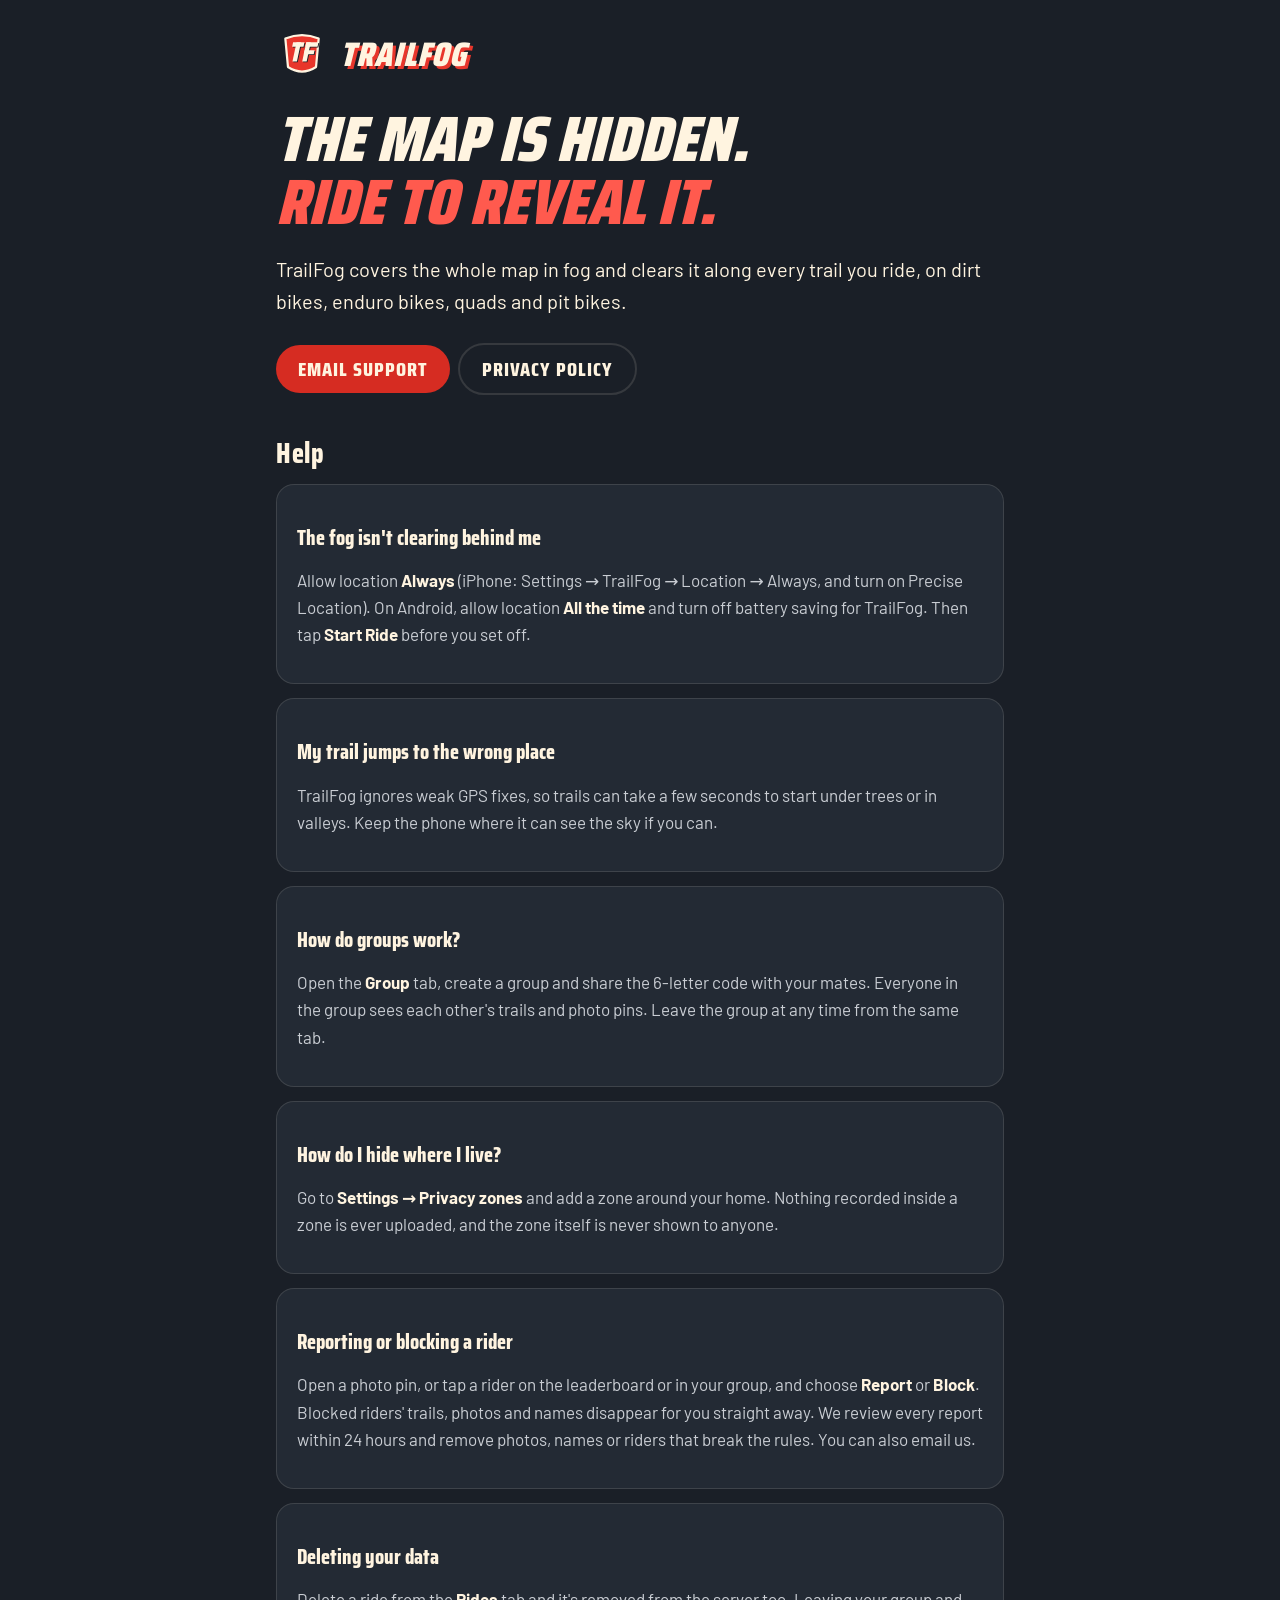
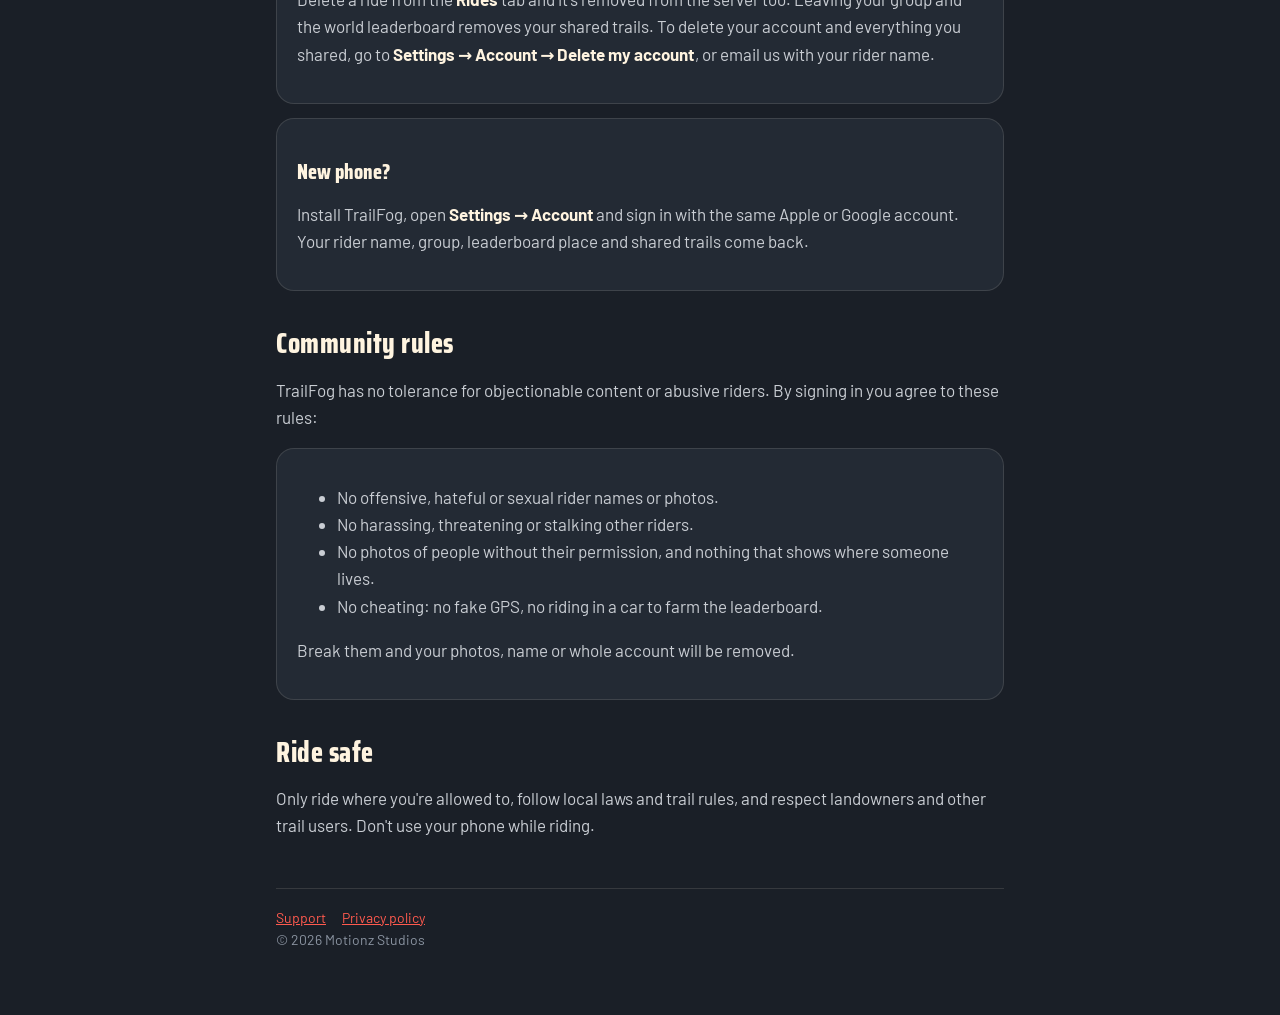
<file: index.html>
<!doctype html><html lang="en"><head><meta charset="utf-8"><meta name="viewport" content="width=device-width,initial-scale=1"><link rel="preconnect" href="https://fonts.googleapis.com"><link rel="stylesheet" href="https://fonts.googleapis.com/css2?family=Barlow:wght@400;600&family=Saira+Condensed:ital,wght@0,800;1,900&display=swap"><link rel="stylesheet" href="style.css"><link rel="icon" href="icon.png"><title>TrailFog Support</title><meta name="description" content="Help and contact for TrailFog, the fog-of-war trail map for dirt bikes and quads."></head>
<body><div class="wrap"><header><a href="./"><svg width="52" height="52" viewBox="0 0 512 512" aria-hidden="true"><path d="M92 104 Q256 34 420 104 L394 384 Q256 474 118 384 Z" fill="#E8362B" stroke="#FFF4E0" stroke-width="22" stroke-linejoin="round"/><g transform="translate(264 338) skewX(-12) translate(-256 -330)" fill="#1A1F27"><rect x="128" y="140" width="112" height="44"/><rect x="162" y="140" width="44" height="190"/><rect x="258" y="140" width="44" height="190"/><rect x="258" y="140" width="120" height="44"/><rect x="258" y="218" width="98" height="40"/></g><g transform="translate(256 330) skewX(-12) translate(-256 -330)" fill="#FFF4E0"><rect x="128" y="140" width="112" height="44"/><rect x="162" y="140" width="44" height="190"/><rect x="258" y="140" width="44" height="190"/><rect x="258" y="140" width="120" height="44"/><rect x="258" y="218" width="98" height="40"/></g></svg><span class="brand">TRAILFOG</span></a></header>
<h1>THE MAP IS HIDDEN.<br><span>RIDE TO REVEAL IT.</span></h1>
<p class="lead">TrailFog covers the whole map in fog and clears it along every trail you ride, on dirt bikes, enduro bikes, quads and pit bikes.</p>
<a class="btn" href="mailto:andystevo958@gmail.com?subject=TrailFog%20help">EMAIL SUPPORT</a><a class="btn alt" href="privacy.html">PRIVACY POLICY</a>

<h2>Help</h2>
<div class="card"><h3>The fog isn't clearing behind me</h3><p>Allow location <strong>Always</strong> (iPhone: Settings → TrailFog → Location → Always, and turn on Precise Location). On Android, allow location <strong>All the time</strong> and turn off battery saving for TrailFog. Then tap <strong>Start Ride</strong> before you set off.</p></div>
<div class="card"><h3>My trail jumps to the wrong place</h3><p>TrailFog ignores weak GPS fixes, so trails can take a few seconds to start under trees or in valleys. Keep the phone where it can see the sky if you can.</p></div>
<div class="card"><h3>How do groups work?</h3><p>Open the <strong>Group</strong> tab, create a group and share the 6-letter code with your mates. Everyone in the group sees each other's trails and photo pins. Leave the group at any time from the same tab.</p></div>
<div class="card"><h3>How do I hide where I live?</h3><p>Go to <strong>Settings → Privacy zones</strong> and add a zone around your home. Nothing recorded inside a zone is ever uploaded, and the zone itself is never shown to anyone.</p></div>
<div class="card"><h3>Reporting or blocking a rider</h3><p>Open a photo pin, or tap a rider on the leaderboard or in your group, and choose <strong>Report</strong> or <strong>Block</strong>. Blocked riders' trails, photos and names disappear for you straight away. We review every report within 24 hours and remove photos, names or riders that break the rules. You can also email us.</p></div>
<div class="card"><h3>Deleting your data</h3><p>Delete a ride from the <strong>Rides</strong> tab and it's removed from the server too. Leaving your group and the world leaderboard removes your shared trails. To delete your account and everything you shared, go to <strong>Settings → Account → Delete my account</strong>, or email us with your rider name.</p></div>

<div class="card"><h3>New phone?</h3><p>Install TrailFog, open <strong>Settings → Account</strong> and sign in with the same Apple or Google account. Your rider name, group, leaderboard place and shared trails come back.</p></div>

<h2 id="rules">Community rules</h2>
<p>TrailFog has no tolerance for objectionable content or abusive riders. By signing in you agree to these rules:</p>
<div class="card"><ul>
<li>No offensive, hateful or sexual rider names or photos.</li>
<li>No harassing, threatening or stalking other riders.</li>
<li>No photos of people without their permission, and nothing that shows where someone lives.</li>
<li>No cheating: no fake GPS, no riding in a car to farm the leaderboard.</li>
</ul><p>Break them and your photos, name or whole account will be removed.</p></div>

<h2>Ride safe</h2>
<p>Only ride where you're allowed to, follow local laws and trail rules, and respect landowners and other trail users. Don't use your phone while riding.</p>
<footer><a href="./">Support</a><a href="privacy.html">Privacy policy</a><br>© 2026 Motionz Studios</footer></div></body></html>
</file>
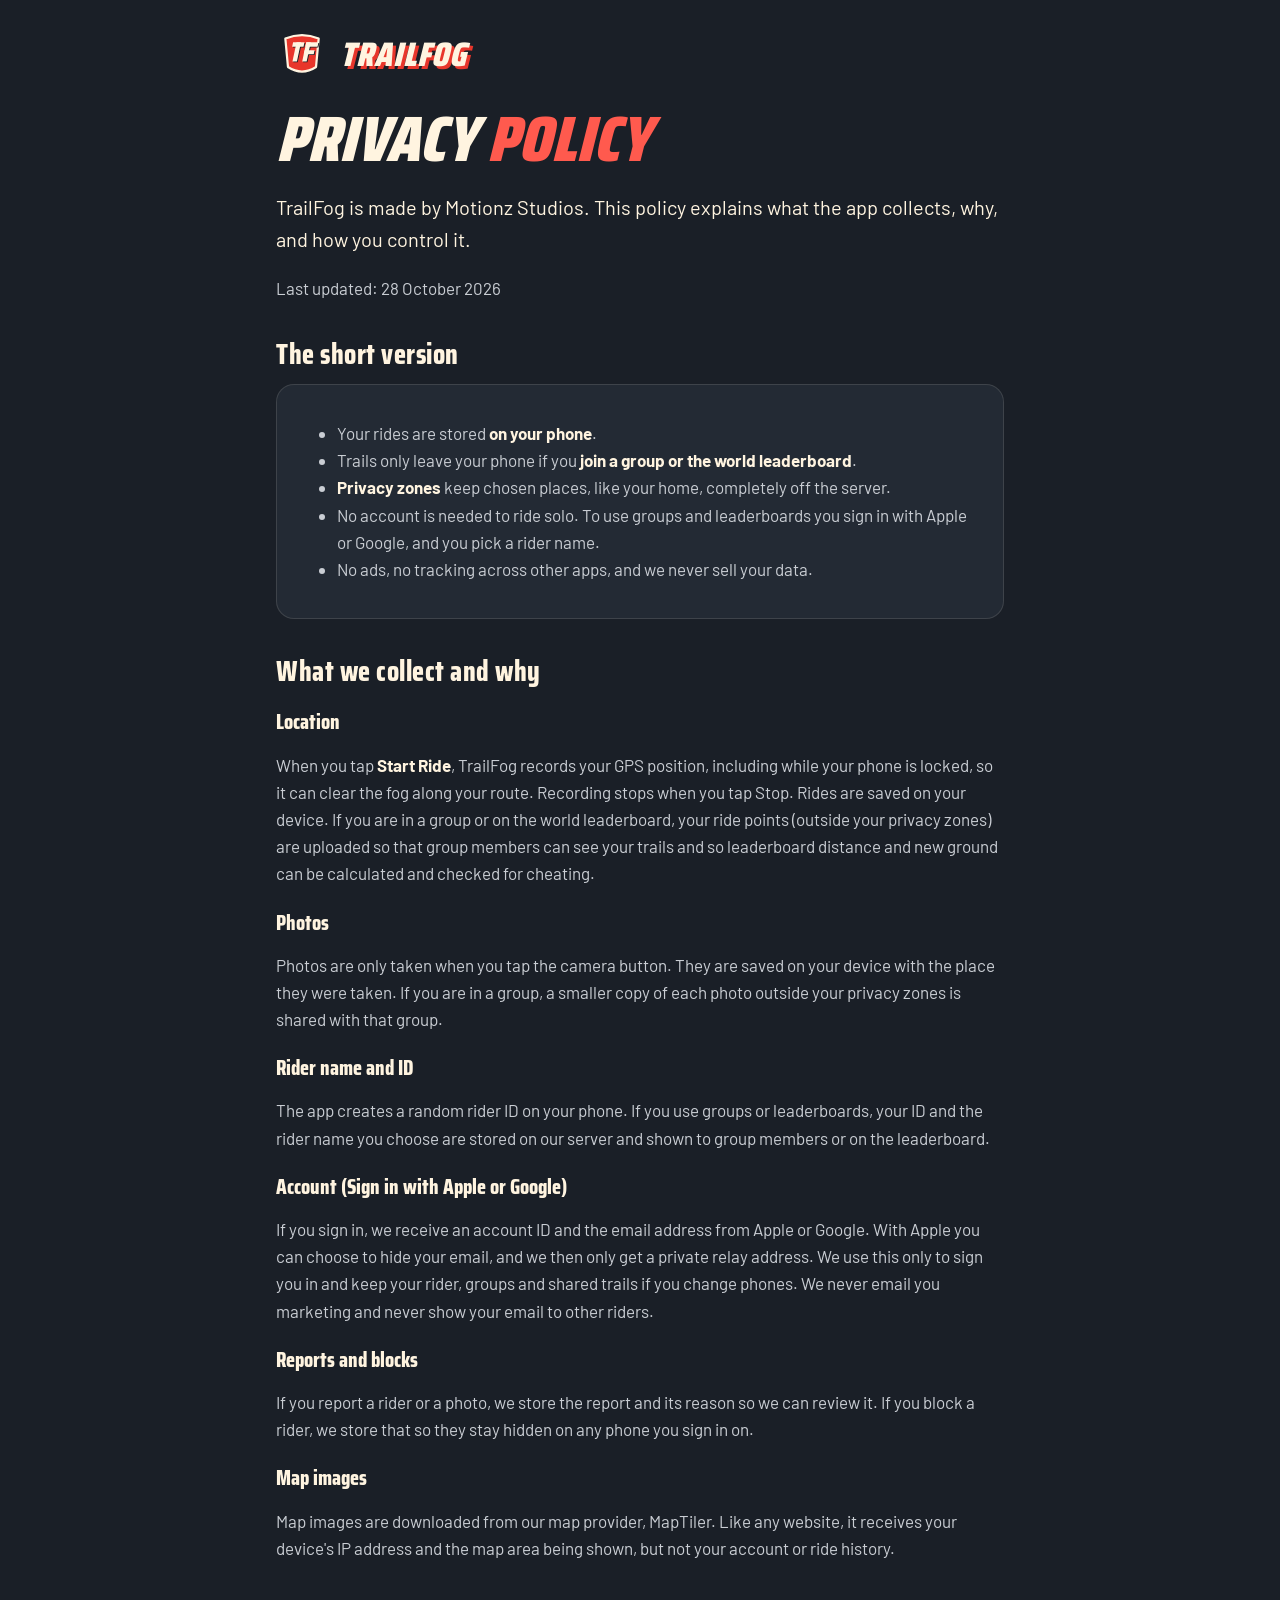
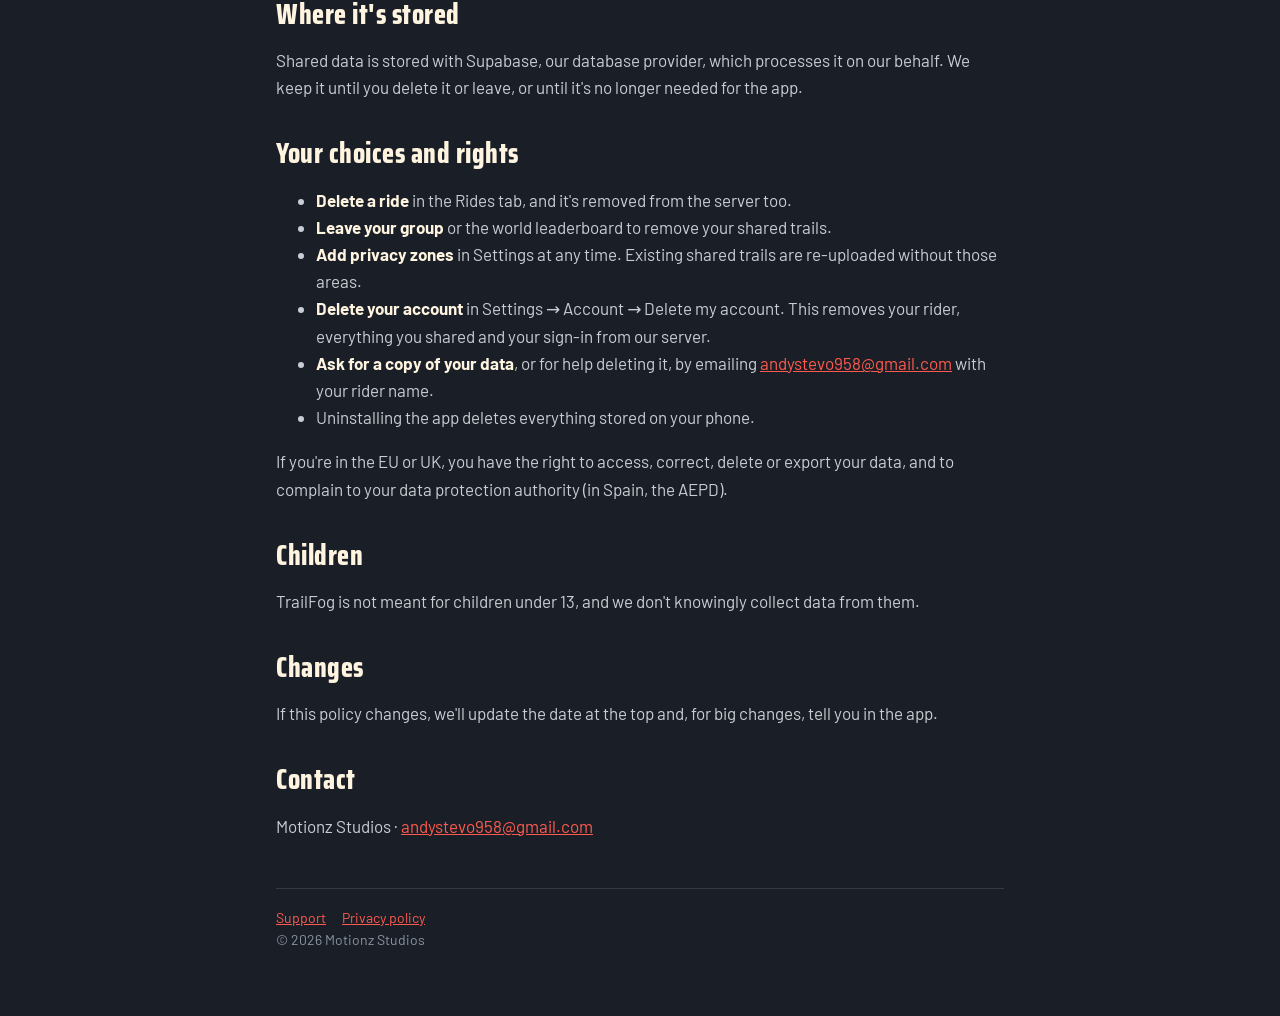
<file: privacy.html>
<!doctype html><html lang="en"><head><meta charset="utf-8"><meta name="viewport" content="width=device-width,initial-scale=1"><link rel="preconnect" href="https://fonts.googleapis.com"><link rel="stylesheet" href="https://fonts.googleapis.com/css2?family=Barlow:wght@400;600&family=Saira+Condensed:ital,wght@0,800;1,900&display=swap"><link rel="stylesheet" href="style.css"><link rel="icon" href="icon.png"><title>TrailFog Privacy Policy</title><meta name="description" content="How TrailFog handles your location, photos and rider data."></head>
<body><div class="wrap"><header><a href="./"><svg width="52" height="52" viewBox="0 0 512 512" aria-hidden="true"><path d="M92 104 Q256 34 420 104 L394 384 Q256 474 118 384 Z" fill="#E8362B" stroke="#FFF4E0" stroke-width="22" stroke-linejoin="round"/><g transform="translate(264 338) skewX(-12) translate(-256 -330)" fill="#1A1F27"><rect x="128" y="140" width="112" height="44"/><rect x="162" y="140" width="44" height="190"/><rect x="258" y="140" width="44" height="190"/><rect x="258" y="140" width="120" height="44"/><rect x="258" y="218" width="98" height="40"/></g><g transform="translate(256 330) skewX(-12) translate(-256 -330)" fill="#FFF4E0"><rect x="128" y="140" width="112" height="44"/><rect x="162" y="140" width="44" height="190"/><rect x="258" y="140" width="44" height="190"/><rect x="258" y="140" width="120" height="44"/><rect x="258" y="218" width="98" height="40"/></g></svg><span class="brand">TRAILFOG</span></a></header>
<h1>PRIVACY <span>POLICY</span></h1>
<p class="lead">TrailFog is made by Motionz Studios. This policy explains what the app collects, why, and how you control it.</p>
<p>Last updated: 28 October 2026</p>

<h2>The short version</h2>
<div class="card"><ul>
<li>Your rides are stored <strong>on your phone</strong>.</li>
<li>Trails only leave your phone if you <strong>join a group or the world leaderboard</strong>.</li>
<li><strong>Privacy zones</strong> keep chosen places, like your home, completely off the server.</li>
<li>No account is needed to ride solo. To use groups and leaderboards you sign in with Apple or Google, and you pick a rider name.</li>
<li>No ads, no tracking across other apps, and we never sell your data.</li>
</ul></div>

<h2>What we collect and why</h2>
<h3>Location</h3>
<p>When you tap <strong>Start Ride</strong>, TrailFog records your GPS position, including while your phone is locked, so it can clear the fog along your route. Recording stops when you tap Stop. Rides are saved on your device. If you are in a group or on the world leaderboard, your ride points (outside your privacy zones) are uploaded so that group members can see your trails and so leaderboard distance and new ground can be calculated and checked for cheating.</p>
<h3>Photos</h3>
<p>Photos are only taken when you tap the camera button. They are saved on your device with the place they were taken. If you are in a group, a smaller copy of each photo outside your privacy zones is shared with that group.</p>
<h3>Rider name and ID</h3>
<p>The app creates a random rider ID on your phone. If you use groups or leaderboards, your ID and the rider name you choose are stored on our server and shown to group members or on the leaderboard.</p>
<h3>Account (Sign in with Apple or Google)</h3>
<p>If you sign in, we receive an account ID and the email address from Apple or Google. With Apple you can choose to hide your email, and we then only get a private relay address. We use this only to sign you in and keep your rider, groups and shared trails if you change phones. We never email you marketing and never show your email to other riders.</p>
<h3>Reports and blocks</h3>
<p>If you report a rider or a photo, we store the report and its reason so we can review it. If you block a rider, we store that so they stay hidden on any phone you sign in on.</p>
<h3>Map images</h3>
<p>Map images are downloaded from our map provider, MapTiler. Like any website, it receives your device's IP address and the map area being shown, but not your account or ride history.</p>

<h2>Where it's stored</h2>
<p>Shared data is stored with Supabase, our database provider, which processes it on our behalf. We keep it until you delete it or leave, or until it's no longer needed for the app.</p>

<h2>Your choices and rights</h2>
<ul>
<li><strong>Delete a ride</strong> in the Rides tab, and it's removed from the server too.</li>
<li><strong>Leave your group</strong> or the world leaderboard to remove your shared trails.</li>
<li><strong>Add privacy zones</strong> in Settings at any time. Existing shared trails are re-uploaded without those areas.</li>
<li><strong>Delete your account</strong> in Settings → Account → Delete my account. This removes your rider, everything you shared and your sign-in from our server.</li>
<li><strong>Ask for a copy of your data</strong>, or for help deleting it, by emailing <a href="mailto:andystevo958@gmail.com">andystevo958@gmail.com</a> with your rider name.</li>
<li>Uninstalling the app deletes everything stored on your phone.</li>
</ul>
<p>If you're in the EU or UK, you have the right to access, correct, delete or export your data, and to complain to your data protection authority (in Spain, the AEPD).</p>

<h2>Children</h2>
<p>TrailFog is not meant for children under 13, and we don't knowingly collect data from them.</p>

<h2>Changes</h2>
<p>If this policy changes, we'll update the date at the top and, for big changes, tell you in the app.</p>

<h2>Contact</h2>
<p>Motionz Studios · <a href="mailto:andystevo958@gmail.com">andystevo958@gmail.com</a></p>
<footer><a href="./">Support</a><a href="privacy.html">Privacy policy</a><br>© 2026 Motionz Studios</footer></div></body></html>
</file>
<file: style.css>
:root{--ink:#1A1F27;--card:#232A34;--red:#E8362B;--redtxt:#FF5A4E;--cream:#FFF4E0;--mut:#C9CDD3;--line:rgba(255,244,224,.12)}
*{box-sizing:border-box}
html{background:var(--ink)}
body{margin:0;background:var(--ink);color:var(--cream);font:17px/1.6 Barlow,system-ui,-apple-system,"Segoe UI",sans-serif}
a{color:var(--redtxt)}
.wrap{max-width:760px;margin:0 auto;padding:28px 16px 64px}
header{display:flex;align-items:center;gap:14px;margin-bottom:28px}
header a{display:flex;align-items:center;gap:12px;color:var(--cream);text-decoration:none}
.brand{font:italic 900 34px/1 "Saira Condensed","Arial Narrow",sans-serif;letter-spacing:1px;text-shadow:3px 3px 0 var(--red)}
h1{font:italic 900 clamp(40px,9vw,64px)/.98 "Saira Condensed","Arial Narrow",sans-serif;margin:8px 0 14px}
h1 span{color:var(--redtxt)}
h2{font:800 28px/1.15 "Saira Condensed","Arial Narrow",sans-serif;letter-spacing:.5px;margin:36px 0 8px}
h3{font:800 21px/1.2 "Saira Condensed","Arial Narrow",sans-serif;margin:22px 0 4px}
p,li{color:var(--mut)}
strong{color:var(--cream)}
.lead{font-size:20px;color:var(--cream)}
.card{background:var(--card);border:1px solid var(--line);border-radius:18px;padding:18px 20px;margin:14px 0}
.btn{display:inline-block;background:#D62C22;color:var(--cream);text-decoration:none;font:800 20px/1 "Saira Condensed",sans-serif;letter-spacing:1px;padding:14px 22px;border-radius:40px;margin:6px 8px 6px 0}
.btn.alt{background:transparent;border:2px solid var(--line)}
footer{margin-top:48px;padding-top:18px;border-top:1px solid var(--line);font-size:14px;color:#8A93A0}
footer a{margin-right:16px}
</file>
